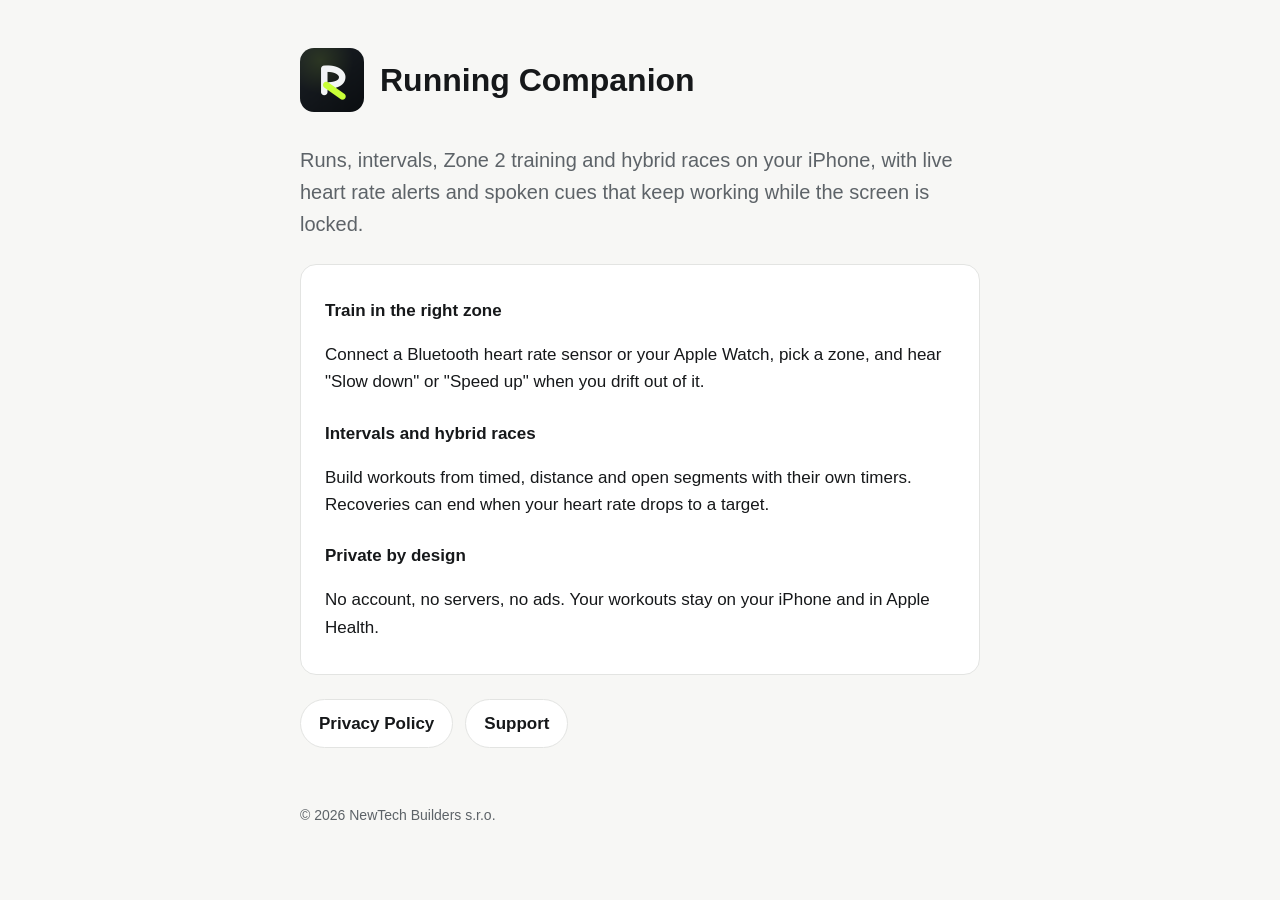
<file: index.html>
<!doctype html>
<html lang="en">
<head>
  <meta charset="utf-8">
  <meta name="viewport" content="width=device-width, initial-scale=1">
  <title>Running Companion</title>
  <meta name="description" content="Running Companion is an iPhone app for runs, intervals, Zone 2 training and hybrid races, with live heart rate alerts and Apple Health sync.">
  <link rel="icon" href="icon.png">
  <link rel="stylesheet" href="style.css">
</head>
<body>
  <main>
    <header>
      <img src="icon.png" alt="">
      <h1>Running Companion</h1>
    </header>

    <p class="lead">Runs, intervals, Zone 2 training and hybrid races on your iPhone, with live heart rate alerts and spoken cues that keep working while the screen is locked.</p>

    <div class="card">
      <h3>Train in the right zone</h3>
      <p>Connect a Bluetooth heart rate sensor or your Apple Watch, pick a zone, and hear "Slow down" or "Speed up" when you drift out of it.</p>
      <h3>Intervals and hybrid races</h3>
      <p>Build workouts from timed, distance and open segments with their own timers. Recoveries can end when your heart rate drops to a target.</p>
      <h3>Private by design</h3>
      <p>No account, no servers, no ads. Your workouts stay on your iPhone and in Apple Health.</p>
    </div>

    <div class="links">
      <a href="privacy">Privacy Policy</a>
      <a href="support">Support</a>
    </div>

    <footer>&copy; 2026 NewTech Builders s.r.o.</footer>
  </main>
</body>
</html>
</file>
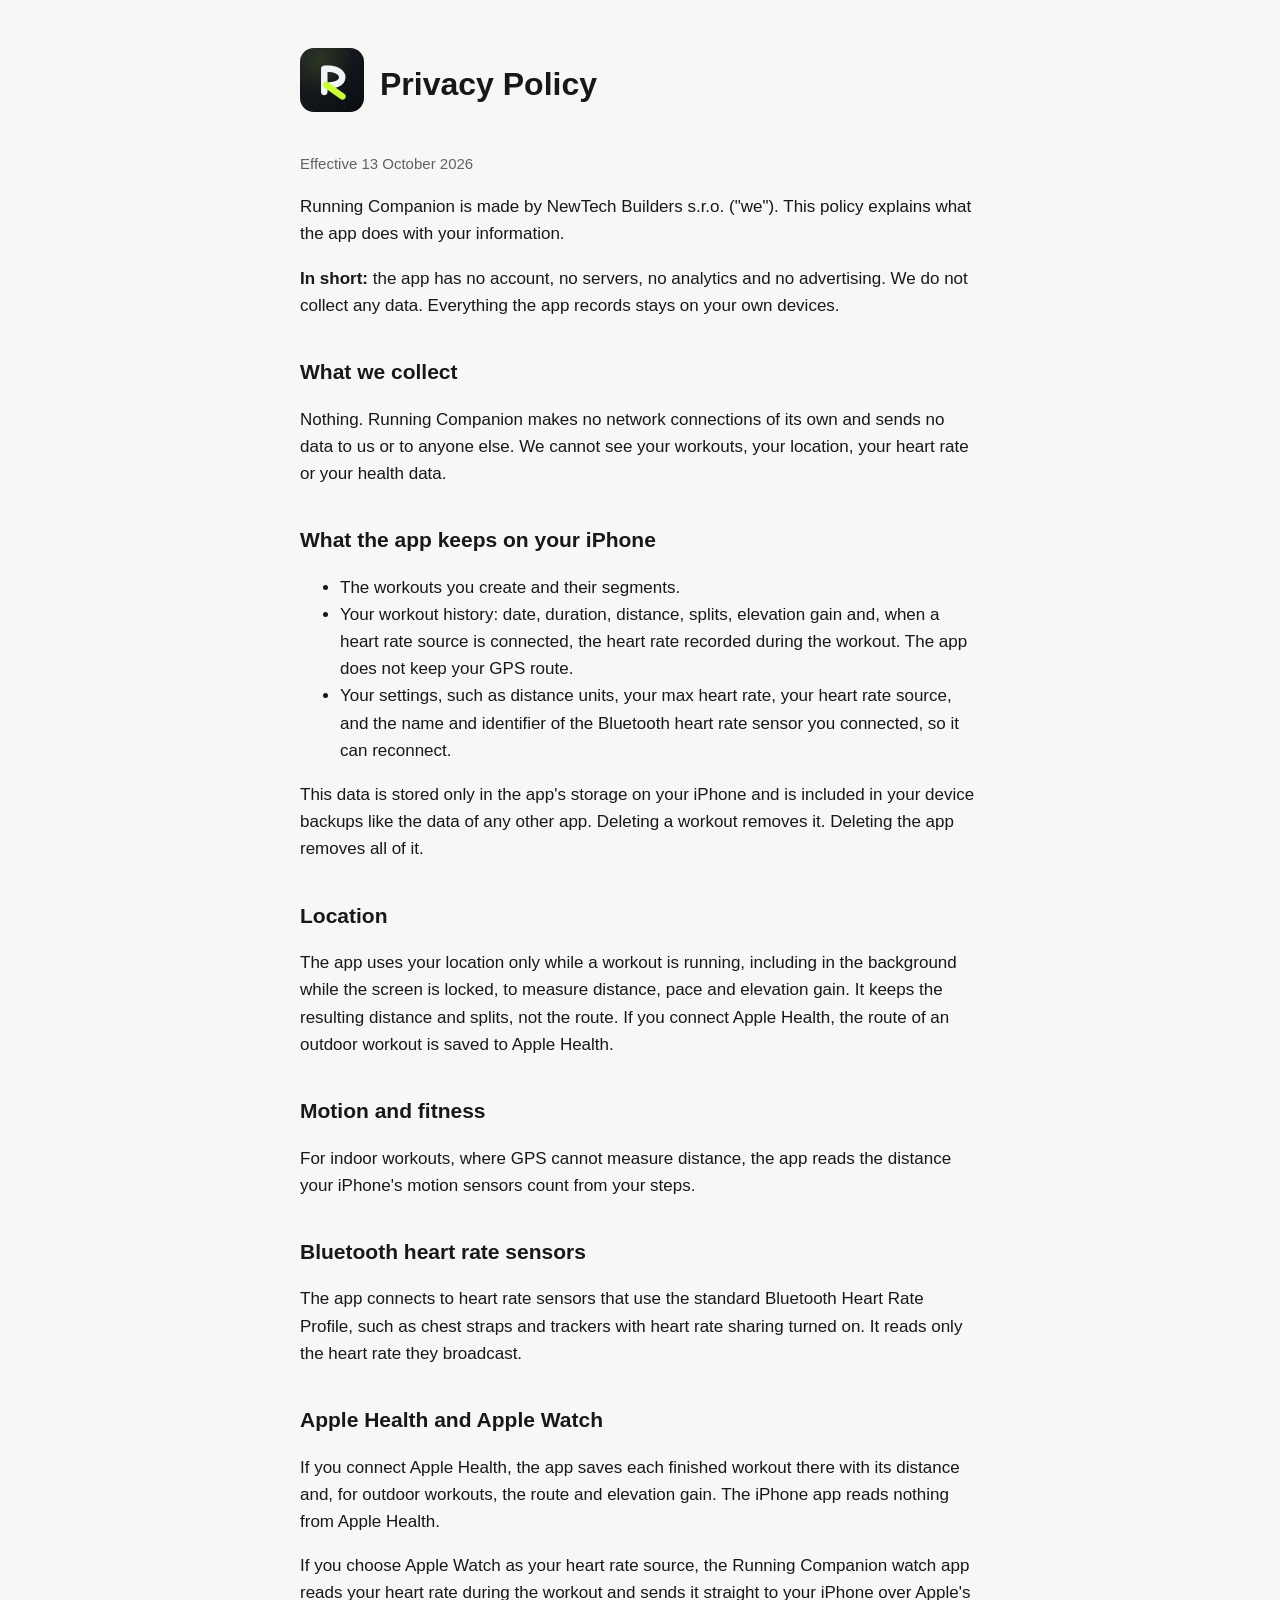
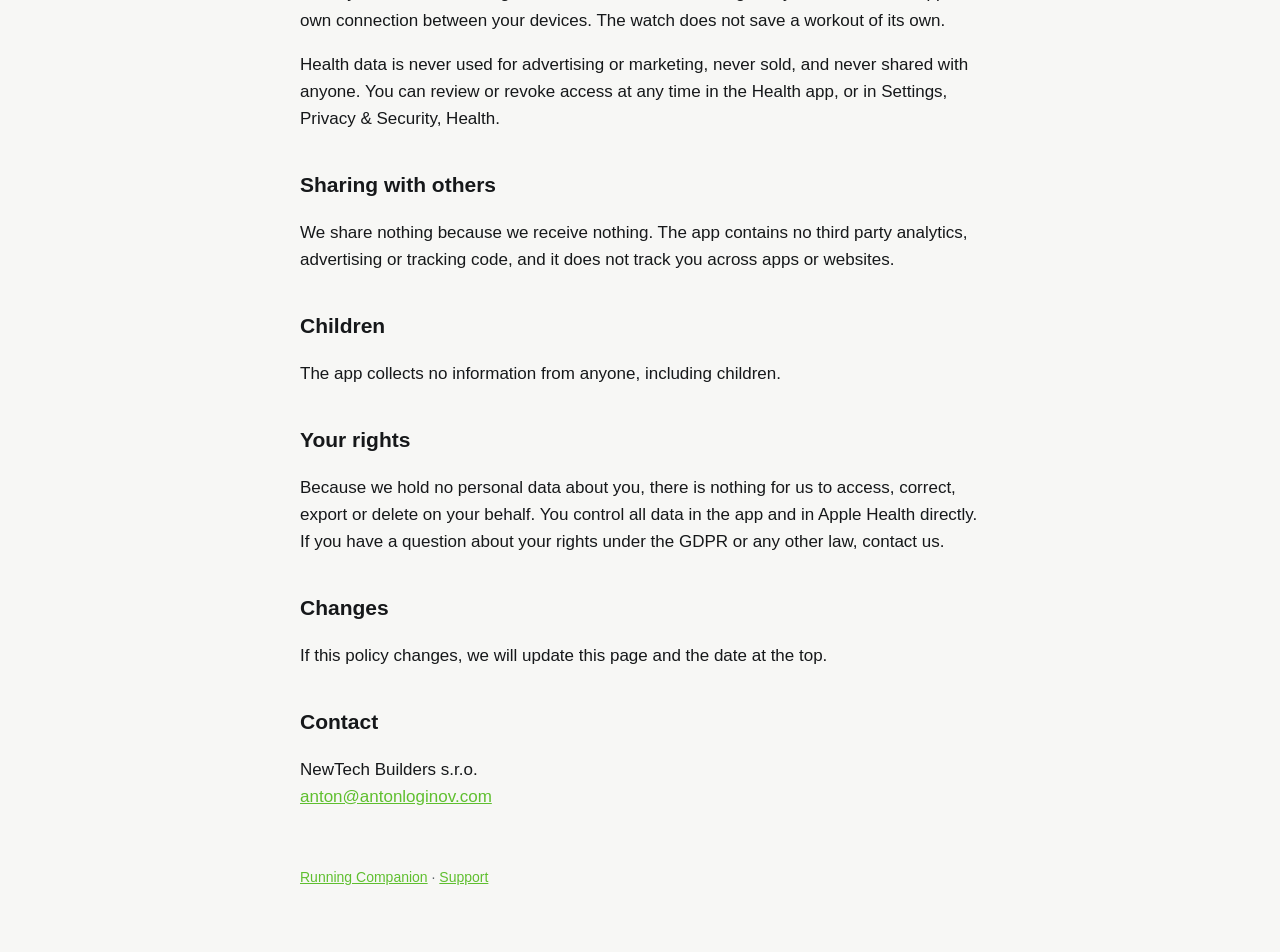
<file: privacy.html>
<!doctype html>
<html lang="en">
<head>
  <meta charset="utf-8">
  <meta name="viewport" content="width=device-width, initial-scale=1">
  <title>Privacy Policy · Running Companion</title>
  <meta name="description" content="How Running Companion handles your workouts, location, heart rate and Apple Health data.">
  <link rel="icon" href="icon.png">
  <link rel="stylesheet" href="style.css">
</head>
<body>
  <main>
    <header>
      <a href="./"><img src="icon.png" alt="Running Companion"></a>
      <h1>Privacy Policy</h1>
    </header>

    <p class="meta">Effective 13 October 2026</p>

    <p>Running Companion is made by NewTech Builders s.r.o. ("we"). This policy explains what the app does with your information.</p>

    <p><strong>In short:</strong> the app has no account, no servers, no analytics and no advertising. We do not collect any data. Everything the app records stays on your own devices.</p>

    <h2>What we collect</h2>
    <p>Nothing. Running Companion makes no network connections of its own and sends no data to us or to anyone else. We cannot see your workouts, your location, your heart rate or your health data.</p>

    <h2>What the app keeps on your iPhone</h2>
    <ul>
      <li>The workouts you create and their segments.</li>
      <li>Your workout history: date, duration, distance, splits, elevation gain and, when a heart rate source is connected, the heart rate recorded during the workout. The app does not keep your GPS route.</li>
      <li>Your settings, such as distance units, your max heart rate, your heart rate source, and the name and identifier of the Bluetooth heart rate sensor you connected, so it can reconnect.</li>
    </ul>
    <p>This data is stored only in the app's storage on your iPhone and is included in your device backups like the data of any other app. Deleting a workout removes it. Deleting the app removes all of it.</p>

    <h2>Location</h2>
    <p>The app uses your location only while a workout is running, including in the background while the screen is locked, to measure distance, pace and elevation gain. It keeps the resulting distance and splits, not the route. If you connect Apple Health, the route of an outdoor workout is saved to Apple Health.</p>

    <h2>Motion and fitness</h2>
    <p>For indoor workouts, where GPS cannot measure distance, the app reads the distance your iPhone's motion sensors count from your steps.</p>

    <h2>Bluetooth heart rate sensors</h2>
    <p>The app connects to heart rate sensors that use the standard Bluetooth Heart Rate Profile, such as chest straps and trackers with heart rate sharing turned on. It reads only the heart rate they broadcast.</p>

    <h2>Apple Health and Apple Watch</h2>
    <p>If you connect Apple Health, the app saves each finished workout there with its distance and, for outdoor workouts, the route and elevation gain. The iPhone app reads nothing from Apple Health.</p>
    <p>If you choose Apple Watch as your heart rate source, the Running Companion watch app reads your heart rate during the workout and sends it straight to your iPhone over Apple's own connection between your devices. The watch does not save a workout of its own.</p>
    <p>Health data is never used for advertising or marketing, never sold, and never shared with anyone. You can review or revoke access at any time in the Health app, or in Settings, Privacy &amp; Security, Health.</p>

    <h2>Sharing with others</h2>
    <p>We share nothing because we receive nothing. The app contains no third party analytics, advertising or tracking code, and it does not track you across apps or websites.</p>

    <h2>Children</h2>
    <p>The app collects no information from anyone, including children.</p>

    <h2>Your rights</h2>
    <p>Because we hold no personal data about you, there is nothing for us to access, correct, export or delete on your behalf. You control all data in the app and in Apple Health directly. If you have a question about your rights under the GDPR or any other law, contact us.</p>

    <h2>Changes</h2>
    <p>If this policy changes, we will update this page and the date at the top.</p>

    <h2>Contact</h2>
    <p>NewTech Builders s.r.o.<br>
    <a href="mailto:anton@antonloginov.com">anton@antonloginov.com</a></p>

    <footer><a href="./">Running Companion</a> · <a href="support">Support</a></footer>
  </main>
</body>
</html>
</file>
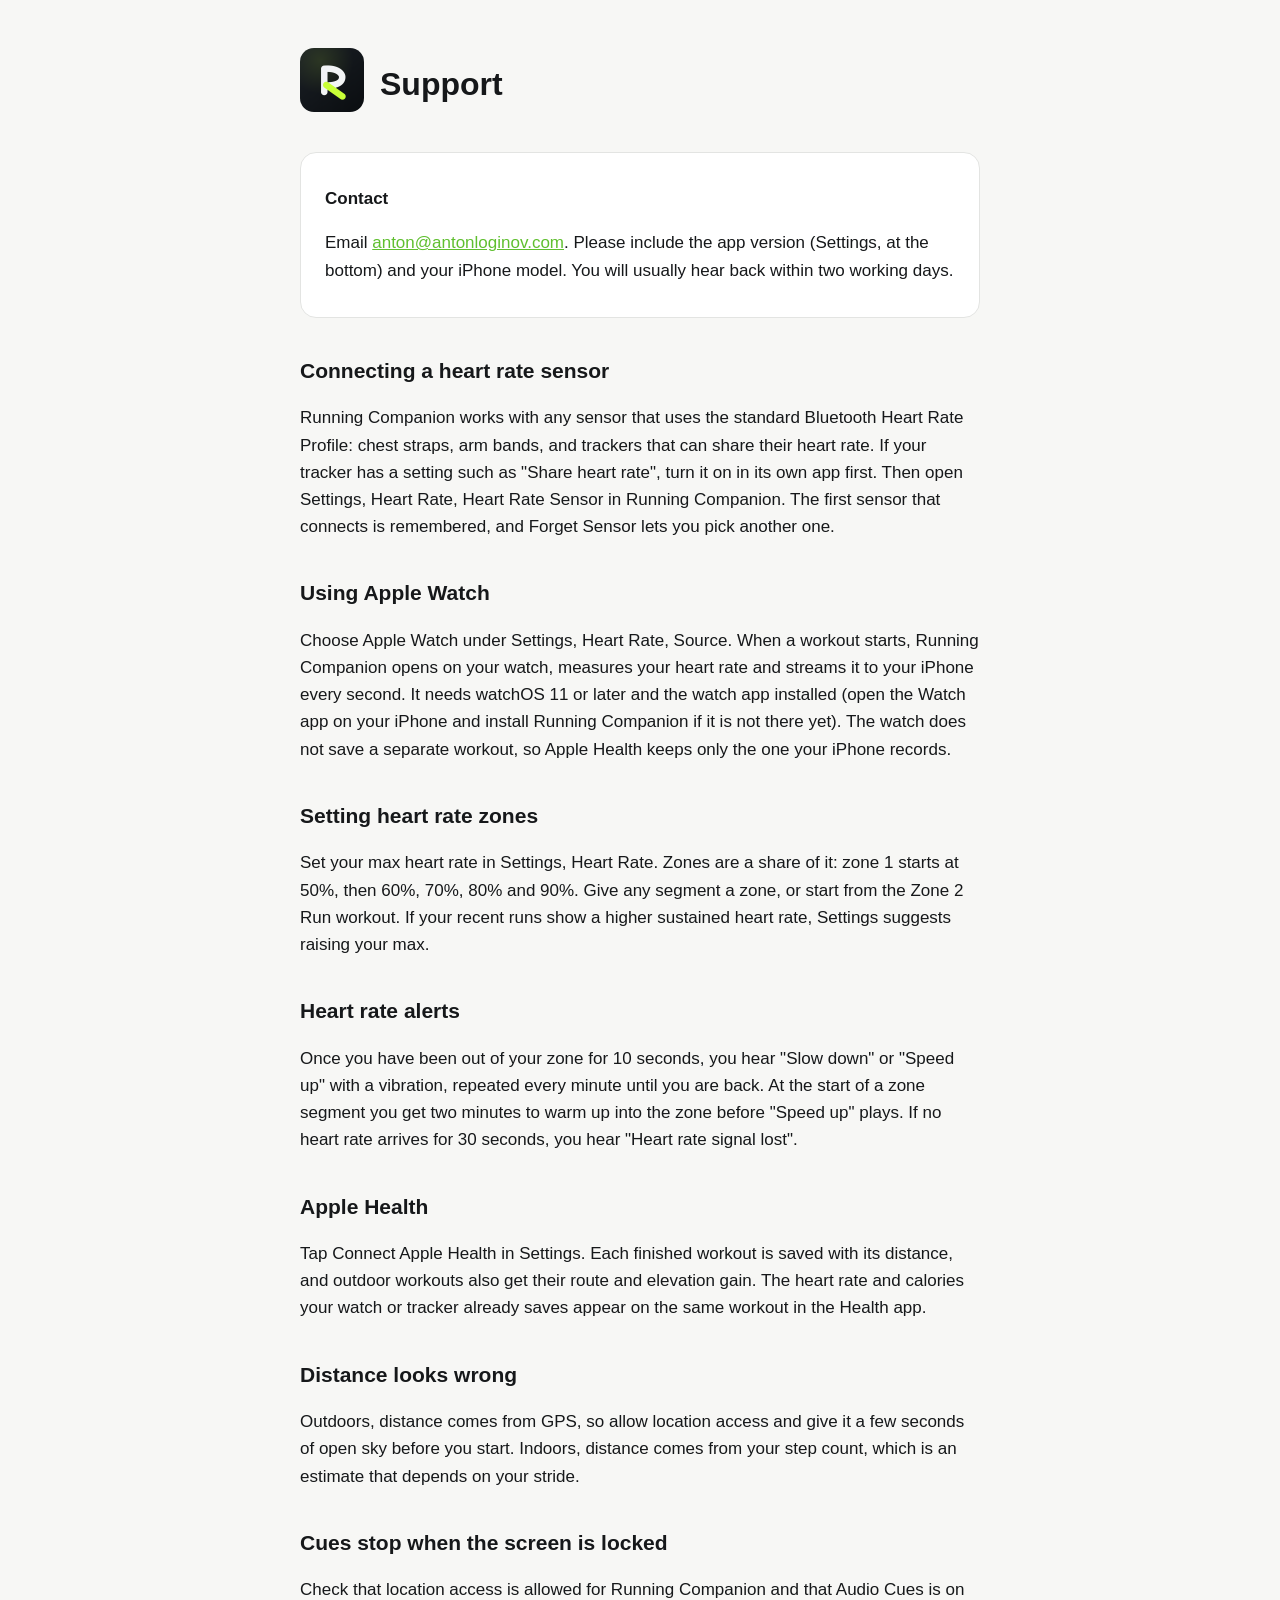
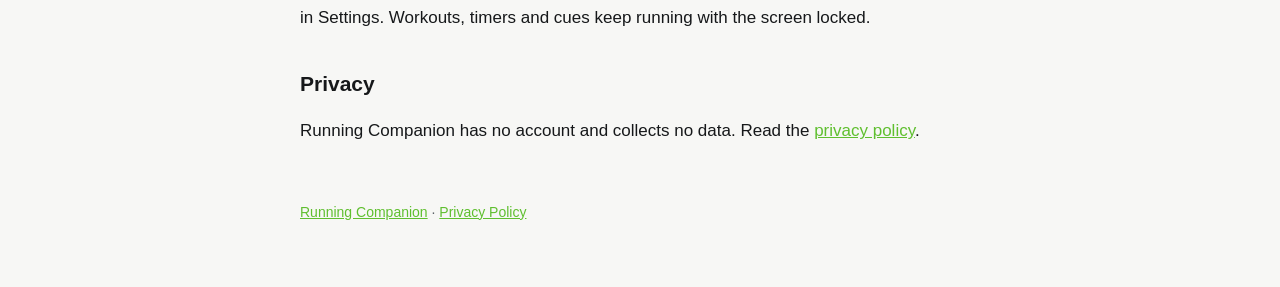
<file: support.html>
<!doctype html>
<html lang="en">
<head>
  <meta charset="utf-8">
  <meta name="viewport" content="width=device-width, initial-scale=1">
  <title>Support · Running Companion</title>
  <meta name="description" content="Help with Running Companion: heart rate sensors, Apple Watch, zones, Apple Health and contact.">
  <link rel="icon" href="icon.png">
  <link rel="stylesheet" href="style.css">
</head>
<body>
  <main>
    <header>
      <a href="./"><img src="icon.png" alt="Running Companion"></a>
      <h1>Support</h1>
    </header>

    <div class="card">
      <h3>Contact</h3>
      <p>Email <a href="mailto:anton@antonloginov.com?subject=Running%20Companion">anton@antonloginov.com</a>. Please include the app version (Settings, at the bottom) and your iPhone model. You will usually hear back within two working days.</p>
    </div>

    <h2>Connecting a heart rate sensor</h2>
    <p>Running Companion works with any sensor that uses the standard Bluetooth Heart Rate Profile: chest straps, arm bands, and trackers that can share their heart rate. If your tracker has a setting such as "Share heart rate", turn it on in its own app first. Then open Settings, Heart Rate, Heart Rate Sensor in Running Companion. The first sensor that connects is remembered, and Forget Sensor lets you pick another one.</p>

    <h2>Using Apple Watch</h2>
    <p>Choose Apple Watch under Settings, Heart Rate, Source. When a workout starts, Running Companion opens on your watch, measures your heart rate and streams it to your iPhone every second. It needs watchOS 11 or later and the watch app installed (open the Watch app on your iPhone and install Running Companion if it is not there yet). The watch does not save a separate workout, so Apple Health keeps only the one your iPhone records.</p>

    <h2>Setting heart rate zones</h2>
    <p>Set your max heart rate in Settings, Heart Rate. Zones are a share of it: zone 1 starts at 50%, then 60%, 70%, 80% and 90%. Give any segment a zone, or start from the Zone 2 Run workout. If your recent runs show a higher sustained heart rate, Settings suggests raising your max.</p>

    <h2>Heart rate alerts</h2>
    <p>Once you have been out of your zone for 10 seconds, you hear "Slow down" or "Speed up" with a vibration, repeated every minute until you are back. At the start of a zone segment you get two minutes to warm up into the zone before "Speed up" plays. If no heart rate arrives for 30 seconds, you hear "Heart rate signal lost".</p>

    <h2>Apple Health</h2>
    <p>Tap Connect Apple Health in Settings. Each finished workout is saved with its distance, and outdoor workouts also get their route and elevation gain. The heart rate and calories your watch or tracker already saves appear on the same workout in the Health app.</p>

    <h2>Distance looks wrong</h2>
    <p>Outdoors, distance comes from GPS, so allow location access and give it a few seconds of open sky before you start. Indoors, distance comes from your step count, which is an estimate that depends on your stride.</p>

    <h2>Cues stop when the screen is locked</h2>
    <p>Check that location access is allowed for Running Companion and that Audio Cues is on in Settings. Workouts, timers and cues keep running with the screen locked.</p>

    <h2>Privacy</h2>
    <p>Running Companion has no account and collects no data. Read the <a href="privacy">privacy policy</a>.</p>

    <footer><a href="./">Running Companion</a> · <a href="privacy">Privacy Policy</a></footer>
  </main>
</body>
</html>
</file>
<file: style.css>
:root {
  --background: #f7f7f5;
  --surface: #ffffff;
  --text: #16181a;
  --muted: #5d6368;
  --accent: #5fbf2f;
  --border: #e3e4e2;
}

@media (prefers-color-scheme: dark) {
  :root {
    --background: #0f1112;
    --surface: #181b1d;
    --text: #eef0f1;
    --muted: #9aa1a6;
    --accent: #8ee05a;
    --border: #2a2e31;
  }
}

* {
  box-sizing: border-box;
}

body {
  margin: 0;
  background: var(--background);
  color: var(--text);
  font: 17px/1.6 -apple-system, BlinkMacSystemFont, "SF Pro Text", "Segoe UI", Roboto, Helvetica, Arial, sans-serif;
}

main {
  max-width: 720px;
  margin: 0 auto;
  padding: 48px 20px 64px;
}

header {
  display: flex;
  align-items: center;
  gap: 16px;
  margin-bottom: 32px;
}

header img {
  width: 64px;
  height: 64px;
  border-radius: 14px;
}

header a {
  color: inherit;
  text-decoration: none;
}

h1 {
  font-size: 32px;
  line-height: 1.2;
  margin: 0;
}

h2 {
  font-size: 21px;
  margin: 36px 0 8px;
}

h3 {
  font-size: 17px;
  margin: 24px 0 4px;
}

p, li {
  color: var(--text);
}

.lead {
  font-size: 20px;
  color: var(--muted);
}

.meta {
  color: var(--muted);
  font-size: 15px;
}

a {
  color: var(--accent);
}

.card {
  background: var(--surface);
  border: 1px solid var(--border);
  border-radius: 16px;
  padding: 8px 24px 16px;
  margin: 24px 0;
}

.links {
  display: flex;
  flex-wrap: wrap;
  gap: 12px;
  margin-top: 24px;
}

.links a {
  display: inline-block;
  padding: 10px 18px;
  border-radius: 999px;
  border: 1px solid var(--border);
  background: var(--surface);
  color: var(--text);
  text-decoration: none;
  font-weight: 600;
}

footer {
  margin-top: 56px;
  color: var(--muted);
  font-size: 14px;
}
</file>
